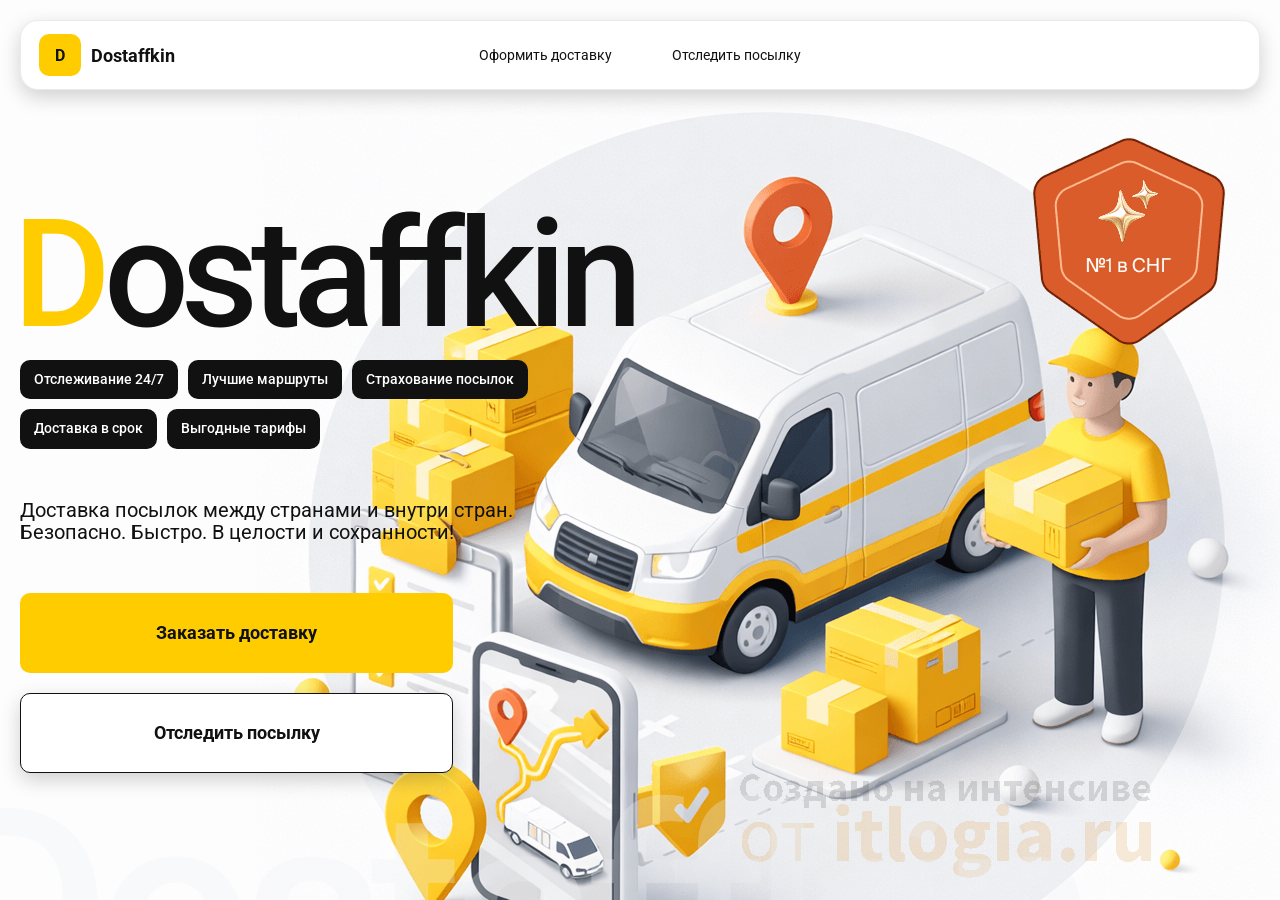
<file: index.html>
<!doctype html>
<html lang="ru">

<head>
    <meta charset="utf-8" />
    <title>Dostaffkin — Доставка посылок между странами и внутри стран. Безопасно. Быстро. В целости и сохранности!
    </title>
    <link rel="stylesheet" href="styles/base.css" />
    <link rel="stylesheet" href="styles/base_adaptive.css" />
    <link rel="stylesheet" href="styles/index.css" />
    <link rel="stylesheet" href="styles/index_adaptive.css" />
    <meta name="viewport" content="width=device-width,initial-scale=1,maximum-scale=1,user-scalable=0" />
</head>

<body>

    <div class="container">
        <header class="header">
            <a class="header-brand" href="#">
                <div class="header-logo">D</div>
                <div class="header-title">Dostaffkin</div>
            </a>
            <nav class="header-menu">
                <a class="header-link" href="./order.html">Оформить <span>доставку</span></a>
                <a class="header-link" href="./track.html">Отследить <span>посылку</span></a>
            </nav>
        </header>
        <main class="main">
<section class="main-info">
    <div class="main-title">
    <span>D</span>ostaffkin
</div>
<div class="main-features">
    <div class="main-feature">Отслеживание 24/7</div>
    <div class="main-feature">Лучшие маршруты</div>
    <div class="main-feature">Страхование посылок</div>
    <div class="main-feature">Доставка в срок</div>
    <div class="main-feature">Выгодные тарифы</div>
</div>
<div class="main-description">
    Доставка посылок между странами и внутри стран.
    Безопасно. Быстро. В целости и сохранности!
</div>
<div class="main-actions">
    <a class="button" href="./order.html">Заказать доставку</a>
    <a class="button button-white" href="./track.html">Отследить посылку</a>
</div>
</section>
<div class="main-title-ghost">Dostaffkin</div>
<section class="main-images">
    <img src="images/main-image.png" alt="delovery"/>
</section>
        </main>
    </div>


</body>

</html>
</file>
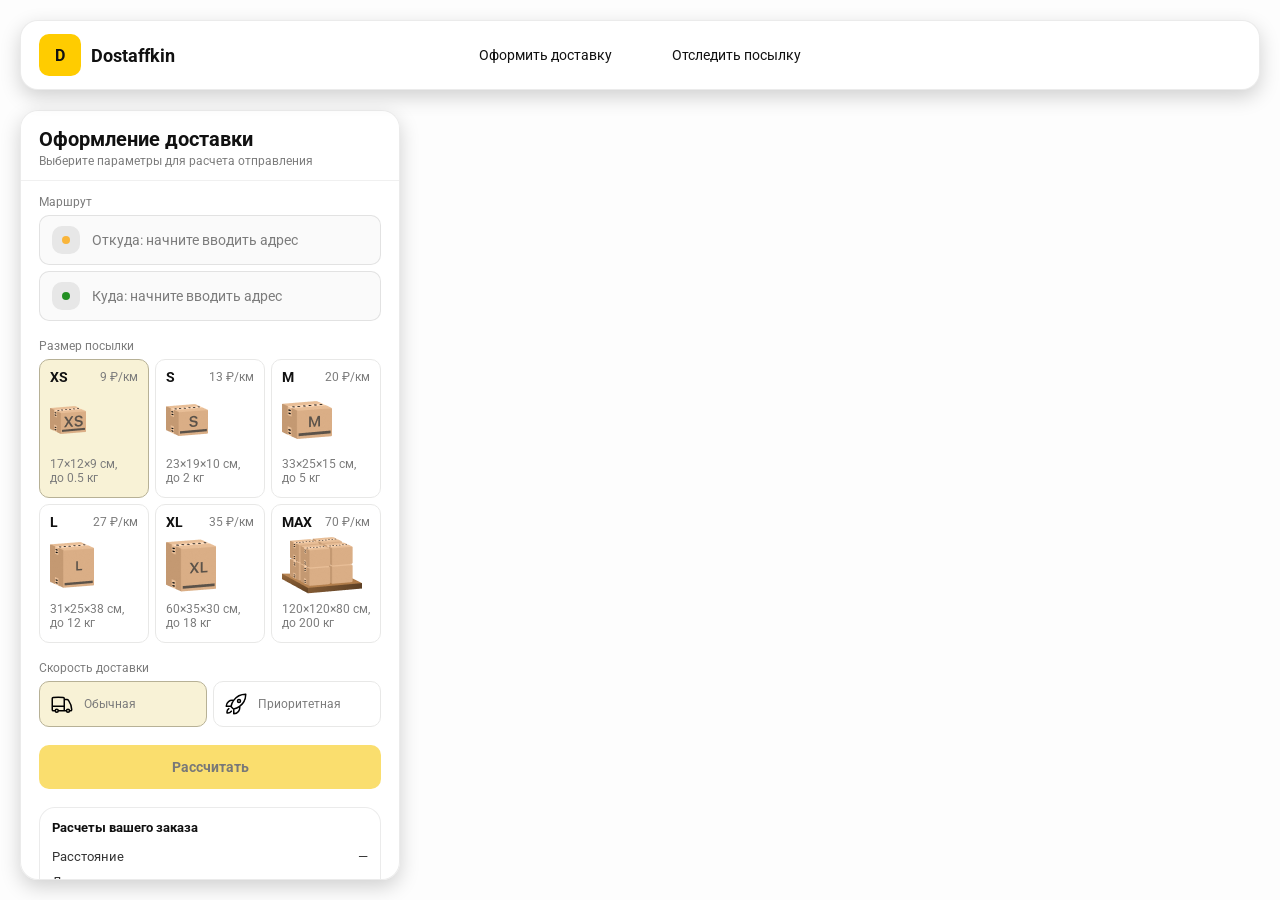
<file: order.html>
<!doctype html>
<html lang="ru">

<head>
    <meta charset="utf-8" />
    <meta name="viewport" content="width=device-width,initial-scale=1,maximum-scale=1,user-scalable=0" />
    <title>Оформление доставки</title>

    <link rel="stylesheet" href="styles/base.css" />
    <link rel="stylesheet" href="styles/base_adaptive.css" />

    <link rel="stylesheet" href="styles/order.css" />
    <link rel="stylesheet" href="styles/order_adaptive.css" />
</head>

<body>
    <div id="map">


    </div>


    <header class="header">
        <a class="header-brand" href="./index.html">
            <div class="header-logo">D</div>
            <div class="header-title">Dostaffkin</div>
        </a>
        <nav class="header-menu">
            <a class="header-link" href="#">Оформить <span>доставку</span></a>
            <a class="header-link" href="./track.html">Отследить <span>посылку</span></a>
        </nav>
    </header>

    <aside class="main" id="sidebar">
        <div class="main-header">
            <div class="main-title">Оформление доставки</div>
            <div class="main-text">Выберите параметры для расчета отправления</div>
        </div>

        <div class="main-content">
            <div class="main-route">
                <div class="main-block-title">Маршрут</div>
                <div class="main-fields">
                    <div class="main-field" id="fromField">
                        <div class="main-pin"></div>
                        <input id="from" placeholder="Откуда: начните вводить адрес" autocomplete="off" />
                        <div class="main-ac" id="fromAc" role="listbox" aria-label="Подсказки адресов"></div>
                    </div>

                    <div class="main-field" id="toField">
                        <div class="main-pin"></div>
                        <input id="to" placeholder="Куда: начните вводить адрес" autocomplete="off" />
                        <div class="main-ac" id="toAc" role="listbox" aria-label="Подсказки адресов"></div>
                    </div>
                </div>
            </div>
            <div class="main-package">
                <div class="main-block-title">Размер посылки</div>

                <div class="main-sizes">
                    <div class="main-size-card is-active" data-value="xs">
                        <div class="main-size-top">
                            <div class="main-size-label">XS</div>
                            <div class="main-size-rate">9 ₽/км</div>
                        </div>
                        <div class="main-size-media">
                            <img src="images/sizes/xs.png" alt="Короб XS" />
                        </div>
                        <div class="main-size-description">17×12×9 см,<br>до 0.5 кг</div>
                    </div>

                    <div class="main-size-card" data-value="s">
                        <div class="main-size-top">
                            <div class="main-size-label">S</div>
                            <div class="main-size-rate">13 ₽/км</div>
                        </div>
                        <div class="main-size-media">
                            <img src="images/sizes/s.png" alt="Короб S" />
                        </div>
                        <div class="main-size-description">23×19×10 см,<br>до 2 кг</div>
                    </div>

                    <div class="main-size-card" data-value="m">
                        <div class="main-size-top">
                            <div class="main-size-label">M</div>
                            <div class="main-size-rate">20 ₽/км</div>
                        </div>
                        <div class="main-size-media">
                            <img src="images/sizes/m.png" alt="Короб M" />
                        </div>
                        <div class="main-size-description">33×25×15 см,<br>до 5 кг</div>
                    </div>

                    <div class="main-size-card" data-value="l">
                        <div class="main-size-top">
                            <div class="main-size-label">L</div>
                            <div class="main-size-rate">27 ₽/км</div>
                        </div>
                        <div class="main-size-media">
                            <img src="images/sizes/l.png" alt="Короб L" />
                        </div>
                        <div class="main-size-description">31×25×38 см,<br>до 12 кг</div>
                    </div>

                    <div class="main-size-card" data-value="xl">
                        <div class="main-size-top">
                            <div class="main-size-label">XL</div>
                            <div class="main-size-rate">35 ₽/км</div>
                        </div>
                        <div class="main-size-media">
                            <img src="images/sizes/xl.png" alt="Короб XL" />
                        </div>
                        <div class="main-size-description">60×35×30 см,<br>до 18 кг</div>
                    </div>

                    <div class="main-size-card" data-value="max">
                        <div class="main-size-top">
                            <div class="main-size-label">MAX</div>
                            <div class="main-size-rate">70 ₽/км</div>
                        </div>
                        <div class="main-size-media main-size-media-palleta">
                            <img src="images/sizes/max.png" alt="Паллета" />

                            
                        </div>
                        <div class="main-size-description">120×120×80 см,<br>до 200 кг</div>
                    </div>
                </div>
            </div>
<div class="main-speed">
    <div class="main-block-title">Скорость доставки</div>

    <div class="main-speeds">
        <div class="main-speed-card is-active" data-value="regular">
            <img class="main-speed-media" src="images/icons/regular.svg" alt="Regular"/>
            <div class="main-speed-description">Обычная</div>
        </div>
        <div class="main-speed-card" data-value="fast">
            <img class="main-speed-media" src="images/icons/fast.svg" alt="Fast"/>
            <div class="main-speed-description">Приоритетная</div>
        </div>

    </div>
</div>


            <div class="main-calculate-block">
                <button id="calc" class="button calculate-button" type="button" disabled>Рассчитать</button>
            </div>
            <div class="main-result" id="result">
                <div class="main-result-title">Расчеты вашего заказа</div>
                <div class="main-result-lines">
                    <div class="main-result-line"><span>Расстояние</span><span id="distanceValue">—</span></div>
                    <div class="main-result-line"><span>Доставим через</span><span id="durationValue">—</span></div>
                    <div class="main-result-line"><span>Тариф</span><span id="rateValue">—</span></div>
                </div>
                <div class="main-price">
                    <div class="main-price-label">Итого</div>
                    <div class="main-price-value" id="totalValue">—</div>
                </div>
            </div>
            <div class="main-order-box">
                <div class="main-order-form" id="orderForm">
                    <div class="main-order-title">Оформление доставки</div>
                    <div class="main-block-info-row">
                        <div class="main-block-title">Контакты</div>
                        <div class="order-fields">
                            <div class="main-field">
                                <input id="customerName" placeholder="Ваше имя" autocomplete="off" />
                            </div>
                            <div class="main-field">
                                <input id="customerPhone" placeholder="Ваш телефон" autocomplete="off"
                                    inputmode="tel" />
                            </div>
                        </div>
                    </div>
                    <div class="main-block-info-row extra-info">
                        <div class="main-block-title">Дополнительная информация</div>
                        <div class="main-field textarea">
                            <textarea id="comment" placeholder="Детали доставки и комментарии"></textarea>
                        </div>
                    </div>
                    <button id="submit" class="button main-submit-request" type="button" disabled>Отправить
                        заявку
                    </button>
                </div>

                <div class="main-order-success" id="orderSuccess">
                    <div class="main-success-icon">✓</div>
                    <div class="main-success-title">Заявка отправлена!</div>
                    <div class="main-success-title">Номер отправления – <span id="orderId"></span></div>
                    <div class="main-success-subtitle">Мы скоро свяжемся с вами</div>
                </div>
            </div>
        </div>
    </aside>

    <script src="scripts/order.js"></script>
</body>

</html>
</file>
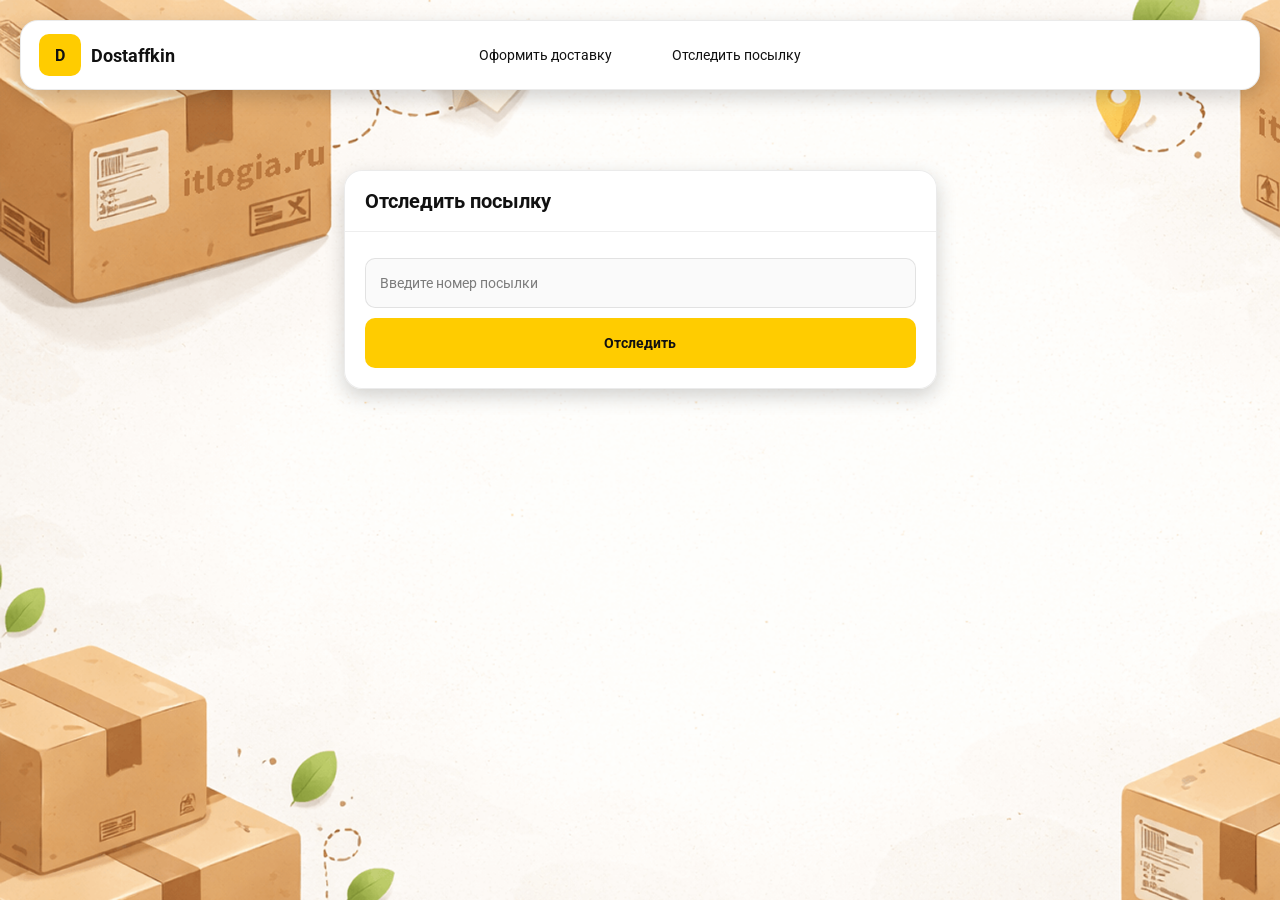
<file: track.html>
<!doctype html>
<html lang="ru">

<head>
    <meta charset="utf-8" />
    <meta name="viewport" content="width=device-width,initial-scale=1,maximum-scale=1,user-scalable=0" />
    <title>Отследить посылку</title>
    <link rel="stylesheet" href="styles/base.css" />
    <link rel="stylesheet" href="styles/base_adaptive.css" />

    <link rel="stylesheet" href="styles/track.css" />
    <link rel="stylesheet" href="styles/track_adaptive.css" />
</head>

<body>

    <div class="container">
        <header class="header">
            <a class="header-brand" href="./index.html">
                <div class="header-logo">D</div>
                <div class="header-title">Dostaffkin</div>
            </a>
            <nav class="header-menu">
                <a class="header-link" href="./order.html">Оформить <span>доставку</span></a>
                <a class="header-link" href="#">Отследить <span>посылку</span></a>
            </nav>
        </header>

        <main class="track-content">
            <section class="track-card track-search">
                <div class="track-title">Отследить посылку</div>
                <div class="track-action">
                    <div class="main-field track-field">
                        <input id="trackNumber" placeholder="Введите номер посылки" autocomplete="off" />
                    </div>
                    <button id="trackButton" class="button track-button" type="button">Отследить</button>
                </div>
            </section>
            <section class="track-card track-result" id="trackResult">
                <div class="track-result-header">
                    <div class="track-id" id="trackIdValue"></div>
                    <div class="track-routes">
                        <div class="track-route">
                            <div class="track-route-pin">
                                <svg xmlns="http://www.w3.org/2000/svg" fill="none" viewBox="0 0 24 24"
                                    stroke-width="1.5" stroke="orange" class="size-6">
                                    <path stroke-linecap="round" stroke-linejoin="round"
                                        d="M15 10.5a3 3 0 1 1-6 0 3 3 0 0 1 6 0Z" />
                                    <path stroke-linecap="round" stroke-linejoin="round"
                                        d="M19.5 10.5c0 7.142-7.5 11.25-7.5 11.25S4.5 17.642 4.5 10.5a7.5 7.5 0 1 1 15 0Z" />
                                </svg>
                            </div>
                            <div class="track-route-address" id="trackFromValue">
                                Откуда: Москва, улица Арбат, 1
                            </div>
                        </div>
                        <div class="track-route track-route-arrow">
                            <svg xmlns="http://www.w3.org/2000/svg" fill="none" viewBox="0 0 24 24" stroke-width="1.5"
                                stroke="currentColor" class="size-6">
                                <path stroke-linecap="round" stroke-linejoin="round"
                                    d="M19.5 13.5 12 21m0 0-7.5-7.5M12 21V3" />
                            </svg>
                        </div>
                        <div class="track-route">
                            <div class="track-route-pin">
                                <svg xmlns="http://www.w3.org/2000/svg" fill="none" viewBox="0 0 24 24"
                                    stroke-width="1.5" stroke="green" class="size-6">
                                    <path stroke-linecap="round" stroke-linejoin="round"
                                        d="M15 10.5a3 3 0 1 1-6 0 3 3 0 0 1 6 0Z" />
                                    <path stroke-linecap="round" stroke-linejoin="round"
                                        d="M19.5 10.5c0 7.142-7.5 11.25-7.5 11.25S4.5 17.642 4.5 10.5a7.5 7.5 0 1 1 15 0Z" />
                                </svg>
                            </div>
                            <div class="track-route-address" id="trackToValue">
                                Куда: Минск, проспект Независимости, 58
                            </div>
                        </div>
                    </div>
                </div>
                <div class="track-info">
                    <div class="track-status-title">Статус данной посылки:</div>
                    <div class="track-status-list" id="trackStatusList">


                        <div class="track-status created">
                            <img src="images/icons/created.svg" class="track-status-icon" alt="Created">
                            <div class="track-status-text">
                                <div class="track-status-text-state">Создан</div>
                                <div class="track-status-text-date">10.01.2026</div>
                            </div>
                        </div>

                        <div class="track-status in-way">
                            <img src="images/icons/in-way.svg" class="track-status-icon" alt="In way">
                            <div class="track-status-text">
                                <div class="track-status-text-state">В пути: Москва</div>
                                <div class="track-status-text-date">18.01.2026</div>
                            </div>
                        </div>

                        <div class="track-status ready">
                            <img src="images/icons/ready.svg" class="track-status-icon" alt="Ready">
                            <div class="track-status-text">
                                <div class="track-status-text-state">Готов к выдаче</div>
                                <div class="track-status-text-date">25.01.2026</div>
                            </div>
                        </div>

                        <div class="track-status done">
                            <img src="images/icons/done.svg" class="track-status-icon" alt="Done">
                            <div class="track-status-text">
                                <div class="track-status-text-state">Вручен</div>
                                <div class="track-status-text-date">27.01.2026</div>
                            </div>
                        </div>

                    </div>
                </div>
            </section>

        </main>

    </div>

</body>

</html>
</file>
<file: styles/base.css>
*,
*::before,
*::after {
    box-sizing: border-box;
}

@font-face {
    font-family: "Roboto";
    src: url("../fonts/Roboto-Regular.ttf");
    font-weight: normal;
}

@font-face {
    font-family: "Roboto";
    src: url("../fonts/Roboto-Bold.ttf");
    font-weight: bold;
}

@font-face {
    font-family: "Roboto";
    src: url("../fonts/Roboto-Medium.ttf");
    font-weight: 500;
}


html,
body {
    margin: 0;
    color: #111111;
    font-family: "Roboto", sans-serif;
}

body {
    background: #FDFDFD;
}

.header {
    border-radius: 18px;
    box-shadow: 0 7px 20px 0 #0000002E;
    backdrop-filter: blur(10px);
    background: #ffffff;
    left: 20px;
    border: 1px solid rgba(0, 0, 0, 0.08);
    position: fixed;
    right: 20px;
    top: 20px;
    padding: 14px 18px;
    height: 70px;
    display: flex;
    align-items: center;
    z-index: 6;
}

.header-brand {
    display: flex;
    align-items: center;
    text-decoration: none;
    gap: 10px;
}

.header-logo {
    width: 42px;
    height: 42px;
    border-radius: 10px;
    background: #FFCC00;
    display: grid;
    place-items: center;
    font-weight: bold;
    color: #111;
}

.header-title {
    font-size: 18px;
    font-weight: bold;
    color: #111111;
    text-decoration: none;
}

.header-menu {
    display: flex;
    align-items: center;
    gap: 60px;
    margin: 0;
    position: absolute;
    left: 50%;
    transform: translateX(-50%);
}

.header-link {
    font-size: 14px;
    color: #111111;
    text-decoration: none;
}

.main-actions {
    margin-top: 50px;
    display: flex;
    flex-direction: column;
    gap: 20px;
}

.button {
    height: 80px;
    width: 433px;
    max-width: 100%;
    font-size: 18px;
    font-weight: bold;
    place-items: center;
    display: grid;
    background: #FFCC00;
    color: #111111;
    border-radius: 16px;
    text-decoration: none;
}

.button-white {
    background: #ffffff;
    box-shadow: 0 7px 20px 0 #0000002E;
}

.button {
    border: 0;
    outline: none;
    height: 44px;
    border-radius: 10px;
    font-size: 14px;
    font-weight: bold;
    cursor: pointer;
    font-family: inherit;
    transition: transform .08s ease, opacity .12s ease;
    background: #ffcc00;
    color: #111111;
    text-align: center;
    text-decoration: none;
}

.button:hover {
    background-color: #E5BC19;
}

.button:disabled {
    cursor: not-allowed;
    background-color: #FADE6E;
    color: #787878;
    transform: none;
}

.button.button-white {
    background: #ffffff;
    border: 1px solid #111111;
}

.button.button-white:hover {
    background: rgb(241 241 241);
}

.main-field {
    display: flex;
    align-items: center;
    margin-top: 6px;
    gap: 10px;
    border: 1px solid #1111111A;
    background: #FAFAFA;
    border-radius: 10px;
    padding: 10px 12px;
    position: relative;
    box-sizing: border-box;
    height: 50px;
}

.main-field.textarea {
    height: auto;
}

.main-pin {
    width: 28px;
    height: 28px;
    border-radius: 10px;
    background: rgba(17, 17, 17, 0.08);
    display: grid;
    place-items: center;
    flex: 0 0 auto;
    position: relative;
}

.main-pin::before {
    content: "";
    width: 8px;
    height: 8px;
    border-radius: 999px;
    background: orange;
    opacity: .75;
    display: block;
}

.main-field:last-child .main-pin::before {
    background: green;
    opacity: .85;
}

input, textarea {
    width: 100%;
    border: 0;
    outline: none;
    background: transparent;
    font-size: 14px;
    color: #111111;
    font-family: inherit;
}

textarea {
    resize: vertical;
    min-height: 72px;
    padding: 2px 0;
}

input::placeholder, textarea::placeholder {
    color: #7C7C7C;
}

.main-field:focus-within {
    border-color: rgba(0, 0, 0, 0.20);
    box-shadow: 0 0 0 4px rgba(255, 204, 0, 0.35);
    background: rgba(255, 255, 255, 0.75);
}
</file>
<file: styles/base_adaptive.css>
@media (max-width: 767px) {
    .header {
        left: 10px;
        right: 10px;
        top: 10px;
    }

    .header-link span {
        display: none;
    }

    .header-menu {
        gap: 20px;
        justify-content: flex-start;
        margin: 0 0 0 30px;
        position: static;
        transform: none;
    }
}

@media (max-width: 420px) {
    .header-title {
        display: none;
    }
}

@media (max-width: 374px) {
    .header-menu {
        gap: 10px;
        margin: 0 0 0 10px;
    }
}
</file>
<file: styles/index.css>
.container {
    overflow: hidden;
    min-height: 100vh;
    position: relative;
    padding: 0 20px;
}

.main-info {
    max-width: 840px;
    width: 100%;
    position: relative;
}

.main-title {
    margin-top: 200px;
    font-weight: 500;
    font-size: 200px;
    line-height: 1;
    letter-spacing: -0.05em;
    color: #111111;
    left: -15px;
    position: relative;
}

.main-title span {
    color: #ffcc00;
}

.main-features {
    margin-top: 10px;
    display: flex;
    flex-wrap: wrap;
    gap: 10px;
}

.main-feature {
    background: #111111;
    color: #ffffff;
    padding: 12px 14px;
    font-weight: 500;
    font-size: 14px;
    line-height: 1.1;
    border-radius: 10px;
}

.main-description {
    margin-top: 50px;
    max-width: 500px;
    font-size: 20px;
    line-height: 1.1;
    color: #111111;
}

.main-title-ghost {
    position: absolute;
    z-index: -1;
    left: -70px;
    bottom: -150px;
    font-weight: 500;
    font-size: 278px;
    line-height: 1;
    letter-spacing: -0.05em;
    color: #ECEDF04D;
    white-space: nowrap;
}

.main-images {
    position: absolute;
    width: 1024px;
    top: 100px;
    right: 0;
    z-index: -2;
}

.main-images img {
    width: 100%;
    max-width: 1024px;
    height: auto;
    display: block;
}

.main-actions {
    margin-top: 50px;
    display: flex;
    flex-direction: column;
    gap: 20px;
}

.main-actions .button {
    height: 80px;
    width: 433px;
    font-size: 18px;
    font-weight: bold;
    place-items: center;
    display: grid;
}
</file>
<file: styles/index_adaptive.css>
@media (max-width: 1760px) {
    .main-title {
        font-size: 150px;
        left: -7px;
    }

    .main-info {
        max-width: 640px;
    }
}

@media (max-width: 1200px) {
    .main-info {
        max-width: 540px;
    }

    .main {
        padding: 111px 20px 20px;
    }

    .main-title {
        font-size: 120px;
        left: -4px;
    }

    .main-title-ghost {
        font-size: 220px;
    }
}

@media (max-width: 1024px) {
    .main-title {
        margin-top: 30px;
    }

    .main {
        flex-direction: column-reverse;
    }

    .main-images {
        max-width: 350px;
        position: absolute;
        left: 370px;
        top: 370px;
    }

    .main-info {
        max-width: 100%;
    }

    .main-actions {
        gap: 10px;
    }

    .main-actions .button {
        height: 50px;
        font-size: 14px;
        width: auto;
        max-width: 300px;
    }

    .main-description {
        max-width: 350px;
    }
}

@media (max-width: 570px) {
    .main-title {
        font-size: 88px;
    }

    .main-description {
        max-width: 100%
    }

    .main-actions {
       width: 100%;
    }

    .main-actions .button {
        width: 100%;
        max-width: 100%
    }

    .main-images {
        max-width: 650px;
        position: absolute;
        left: 170px;
        top: 70px;
        opacity: 0.2;
    }
}

@media (max-width: 400px) {
    .main-title {
        font-size: 70px;
    }
}
</file>
<file: styles/order.css>
#map {
    background-images: url("../images/order-bg.png");
    background-size: cover;
    position: fixed;
    inset: 0;
}

.main {
    border-radius: 18px;
    box-shadow: 0 7px 20px 0 #0000002E;
    backdrop-filter: blur(10px);
    background: rgba(255, 255, 255, 0.96);
    left: 20px;
    border: 1px solid rgba(0, 0, 0, 0.08);
    position: fixed;
    top: 110px;
    bottom: 20px;
    width: 380px;
    display: flex;
    flex-direction: column;
    overflow: hidden;
    z-index: 5;
}

.main-header {
    padding: 18px 18px 12px 18px;
    border-bottom: 1px solid rgba(0, 0, 0, 0.06);
    display: flex;
    flex-direction: column;
}

.main-title {
    font-size: 20px;
    line-height: 100%;
    font-weight: bold;
}

.main-text {
    font-size: 12px;
    margin-top: 5px;
    color: #7C7C7C;
}

.main-content {
    padding: 14px 18px 18px 18px;
    overflow: auto;
    scrollbar-width: none;
    display: flex;
    flex-direction: column;
    gap: 18px;
    flex: 1;
}

.main-block-title {
    font-size: 12px;
    color: #7C7C7C;
}

.main-route .main-block-title,
.main-package .main-block-title {
    margin-bottom: 6px;
}

.main-sizes {
    display: grid;
    gap: 6px;
    grid-template-columns: repeat(3, 1fr);
}

.main-size-card {
    border: 1px solid #E8E8E7;
    background: #FFFFFF;
    border-radius: 10px;
    padding: 10px;
    cursor: pointer;
    user-select: none;
    transition: transform .08s ease, border-color .12s ease, background .12s ease;
    min-height: 139px;
}

.main-size-card:hover {
    transform: translateY(-1px);
}

.main-size-card.is-active {
    background-color: #F8F2D6;
    border-color: #B7B196;
}

.main-size-top {
    display: flex;
    align-items: center;
    justify-content: space-between;
}

.main-size-label {
    font-weight: bold;
    font-size: 14px;
    color: #111111;
    line-height: 100%;
}

.main-size-rate {
    font-size: 12px;
    color: #7C7C7C;
    line-height: 100%;
}

.main-size-media {
    margin-top: 8px;
    height: 57px;
}

.main-size-description {
    margin-top: 8px;
    font-size: 12px;
    color: #7C7C7C;
    line-height: 1.2;
}

.calculate-button {
    width: 100%;
}

.main-result {
    border: 1px solid rgba(0, 0, 0, 0.08);
    background: rgba(255, 255, 255, 0.75);
    border-radius: 16px;
    padding: 12px;
    line-height: 1.25;
}

.main-result-title {
    font-weight: bold;
    font-size: 13px;
    color: #111111;
    margin-bottom: 13px;
}

.main-result-lines {
    gap: 8px;
    display: flex;
    flex-direction: column;
}

.main-result-line {
    font-size: 13px;
    color: rgba(17, 17, 17, 0.85);
    display: flex;
    justify-content: space-between;
}

.main-price {
    margin-top: 18px;
    padding-top: 10px;
    border-top: 1px dashed rgba(0, 0, 0, 0.12);
    display: flex;
    align-items: baseline;
    justify-content: space-between;
}

.main-price-label {
    font-size: 12px;
    color: rgba(17, 17, 17, 0.55);
}

.main-price-value {
    font-size: 20px;
    font-weight: bold;
    color: #111111;
    letter-spacing: -0.3px;
}

.main-order-box {
    background: #ffffff;
    border: 1px solid #E8E8E7;
    border-radius: 10px;
    padding: 12px;
}

.main-order-title {
    margin-bottom: 8px;
    font-weight: bold;
    font-size: 14px;
    color: #111111;
}

.main-block-info {
    display: flex;
    flex-direction: column;
    gap: 6px;
}

.order-fields {
    display: grid;
    grid-template-columns: 1fr 1fr;
    column-gap: 10px;
    margin-top: 6px;
}

.main-block-info-row.extra-info {
    display: block;
    margin-top: 13px;
}

.main-submit-request {
    width: 100%;
    margin-top: 6px;
}

.main-order-success {
    display: none;
    text-align: center;
    padding: 22px 12px;
    gap: 12px;
}

.main-order-success.is-visible {
    display: flex;
    flex-direction: column;
    align-items: center;
}

.main-success-icon {
    width: 56px;
    height: 56px;
    border-radius: 50%;
    background: #16a34a;
    color: #ffffff;
    display: grid;
    place-items: center;
    font-size: 30px;
}

.main-success-title {
    font-size: 14px;
    font-weight: bold;
    color: #111111;
}

.main-success-subtitle {
    font-size: 12px;
    color: rgba(17, 17, 17, 0.55);
    line-height: 1.3;
}

.main-speed .main-block-title {
    margin-bottom: 6px;
}

.main-speeds {
    display: grid;
    gap: 6px;
    grid-template-columns: repeat(2, 1fr);
}

.main-speed-card {
    border: 1px solid #E8E8E7;
    background: #FFFFFF;
    border-radius: 10px;
    padding: 10px;
    cursor: pointer;
    user-select: none;
    transition: transform .08s ease, border-color .12s ease, background .12s ease;
    display: flex;
    align-items: center;
    gap: 10px;
}

.main-speed-card:hover {
    transform: translateY(-1px);
}

.main-speed-card.is-active {
    background-color: #F8F2D6;
    border-color: #B7B196;
}

.main-speed-description {
    font-size: 12px;
    color: #7C7C7C;
    line-height: 1.2;
}
</file>
<file: styles/order_adaptive.css>
@media (max-width: 767px) {
    .main {
        left: 10px;
        right: 10px;
        top: 50%;
        bottom: 12px;
        width: auto;
        max-width: none;
    }
}

@media (max-width: 420px) {
    .main-sizes {
        grid-template-columns: repeat(2, 1fr);
    }
}
</file>
<file: styles/track.css>
.container {
    background: #F4F4F4 url("../images/track-bg.png");
    background-size: cover;
    min-height: 100vh;
    padding: 170px 0 50px 0;
}

.track-content {
    width: 593px;
    margin: 0 auto;
}

.track-card {
    width: 100%;
    border-radius: 18px;
    box-shadow: 0 7px 20px 0 #0000002E;
    backdrop-filter: blur(10px);
    background: rgba(255, 255, 255, 0.96);
    border: 1px solid rgba(0, 0, 0, 0.08);
}

.track-title {
    font-size: 20px;
    line-height: 100%;
    font-weight: bold;
    border-bottom: 1px solid #EEEEEE;
    padding: 20px;
}

.track-action {
    padding: 20px;
}

.track-button {
    width: 100%;
    height: 50px;
}

.track-field {
    margin-bottom: 10px;
}

.track-result {
    margin-top: 5px;
    display: none;
}

.track-result.is-visible {
    display: block;
}

.track-result-header {
    font-weight: bold;
    font-size: 14px;
    color: #111111;
    padding: 20px;
    border-bottom: 1px solid #EEEEEE;
}

.track-id {
    margin-bottom: 12px;
    font-size: 20px;
}

.track-routes {
    display: flex;
    flex-direction: column;
    gap: 10px;
    font-weight: normal;
}

.track-route {
    display: flex;
    align-items: center;
    gap: 10px;
}

.track-route-pin {
    width: 24px;
    height: 24px;
    flex-shrink: 0;
}

.track-route-arrow {
    padding: 15px 0;
    width: 24px;
    height: 24px;
}

.track-info {
    padding: 20px;
}

.track-status {
    display: flex;
    align-items: center;
    font-size: 12px;
    gap: 10px;
}

.track-status-title {
    font-size: 14px;
    color: #111111;
    margin-bottom: 20px;
}

.track-status-list {
    display: flex;
    flex-direction: column;
    gap: 15px;
}

.track-status-icon {
    width: 40px;
    height: 40px;
    border-radius: 50%;
    background: rgba(17, 17, 17, 0.08);
    display: grid;
    place-items: center;
    flex: 0 0 auto;
}

.track-status.created .track-status-icon {
    background-color: #F1CB00;
}

.track-status.in-way .track-status-icon {
    background-color: #F08A11;
}

.track-status.ready .track-status-icon {
    background-color: #A35D0A;
}

.track-status.done .track-status-icon {
    background-color: #37C93B;
}

.track-status-text {
    display: flex;
    align-items: center;
    justify-content: space-between;
    color: #111111;
    font-size: 12px;
    flex: 1;
}

.track-status-date {
    color: rgba(17, 17, 17, 0.55);
}
</file>
<file: styles/track_adaptive.css>
@media (max-width: 767px) {
    .container {
        padding: 130px 0 50px 0;
    }

    .track-content {
        width: 100%;
        padding-left: 10px;
        padding-right: 10px;
    }

    .track-result-header {
        padding: 20px;
    }
}
</file>
